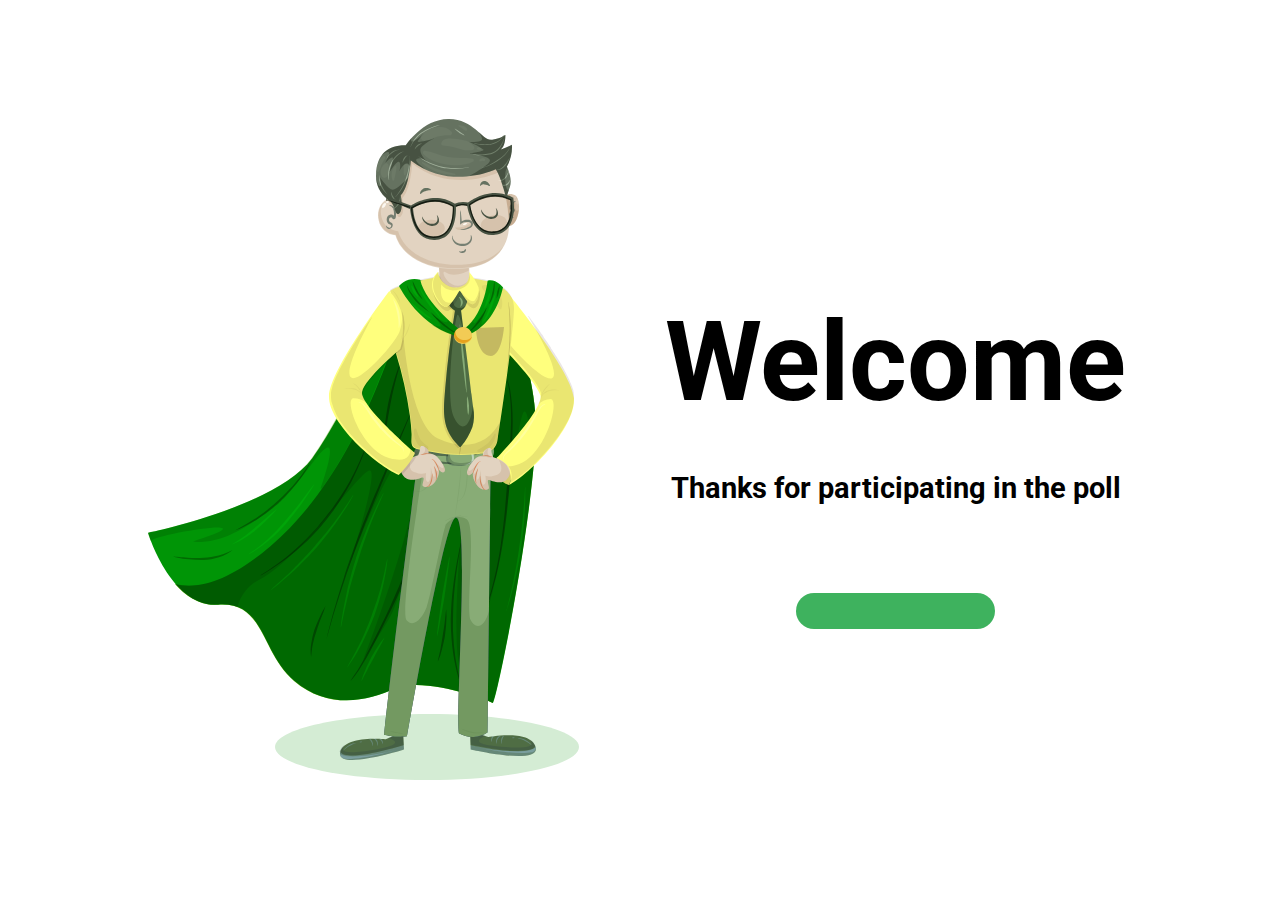
<file: index.html>
<!DOCTYPE html>
<html lang="en">
  <head>
    <meta charset="UTF-8" />
    <meta name="viewport" content="width=device-width, initial-scale=1.0" />
    <title>Survey Form</title>
    <link rel="stylesheet" href="css/root.css" />
    <link rel="stylesheet" href="css/style.css" />
    <link rel="stylesheet" href="css/responsivo.css" />
  </head>
  <body>
    <main>
    <!------SECTION-HOME------> 
      <section id="section-home" >
        <div class="flex__container ">  
          <picture>
            <source media="(min-width:760px)" srcset="imgs/imgs-desktop/1.svg" />
            <source media="(min-width:760px)" srcset="imgs/imgs-mobile/1.svg" />
            <img src="imgs/imgs-mobile/1.svg" alt="Pesonagem Com Capa" />
          </picture>
          <div class="flex__container-text">
            <h1>Welcome</h1>
            <p>Thanks for participating in the poll</p>
            <a href="pagina-2.html"><button class="button-home padrao-botao">Let's go</button></a>
          </div>
        </div> 
       </section> 
    </main>
  </body>
</html>
</file>
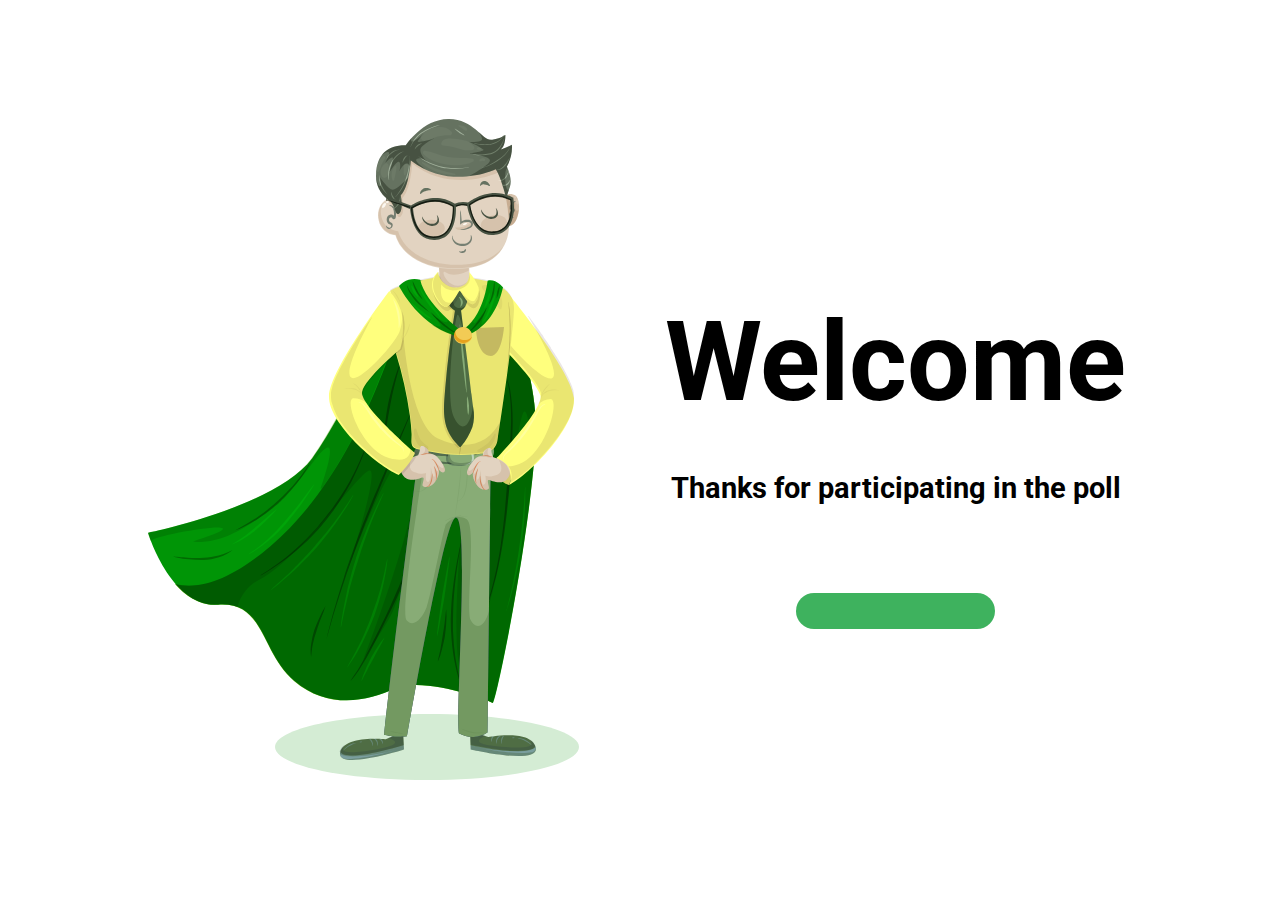
<file: pagina-1.html>
<!DOCTYPE html>
<html lang="en">
  <head>
    <meta charset="UTF-8" />
    <meta name="viewport" content="width=device-width, initial-scale=1.0" />
    <title>Survey Form</title>
    <link rel="stylesheet" href="css/root.css" />
    <link rel="stylesheet" href="css/style.css" />
    <link rel="stylesheet" href="css/responsivo.css" />
  </head>
  <body>
    <main>
      <!------SECTION-HOME------>
      <section id="section-home">
        <div class="flex__container">
          <picture>
            <source media="(min-width:760px)" srcset="imgs/imgs-desktop/1.svg" />
            <source media="(min-width:760px)" srcset="imgs/imgs-mobile/1.svg" />
            <img src="imgs/imgs-mobile/1.svg" alt="Pesonagem Com Capa" />
          </picture>
          <div class="flex__container-text">
            <h1>Welcome</h1>
            <p>Thanks for participating in the poll</p>
            <a href="pagina-2.html"><button class="button-home padrao-botao">Let's go</button></a>
          </div>
        </div>
      </section>
    </main>
    <script src="js/pagina-1.js"></script>
  </body>
</html>
</file>
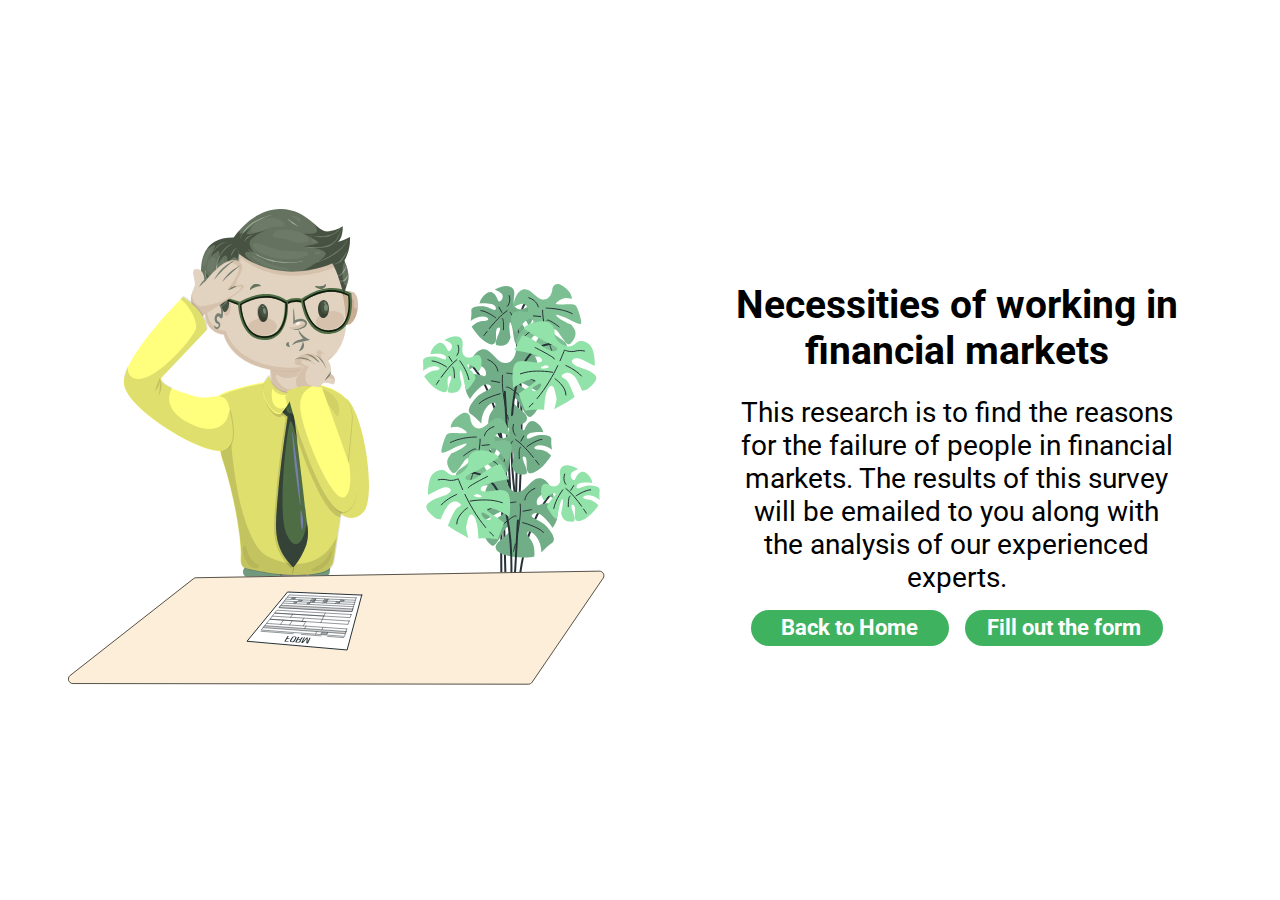
<file: pagina-2.html>
<!DOCTYPE html>
<html lang="en">
  <head>
    <meta charset="UTF-8" />
    <meta name="viewport" content="width=device-width, initial-scale=1.0" />
    <title>Survey Form</title>
    <link rel="stylesheet" href="css/root.css" />
    <link rel="stylesheet" href="css/style.css" />
    <link rel="stylesheet" href="css/responsivo.css" />
  </head>
  <body>
    <main>
      <!------SECTION-INICIO-PESQUISA------>
      <section id="section-inicio-pesquisa">
        <div class="flex__container">
          <picture>
            <source media="(min-width:760px)" srcset="imgs/imgs-desktop/2.svg" />
            <source media="(min-width:760px)" srcset="imgs/imgs-mobile/2.svg" />
            <img src="imgs/imgs-mobile/2.svg" alt="Personagem Pensando" />
          </picture>
          <div class="flex__container-text">
            <h2>
              Necessities of working in <br />
              financial markets
            </h2>
            <p>
              This research is to find the reasons for the failure of people in financial markets.
              The results of this survey will be emailed to you along with the analysis of our
              experienced experts.
            </p>
            <div class="flex__container-botao">
              <a href="pagina-1.html" class="padrao-botao"> Back to Home </a>
              <a href="pagina-3.html" class="padrao-botao"> Fill out the form </a>
            </div>
          </div>
        </div>
      </section>
    </main>
  </body>
</html>
</file>
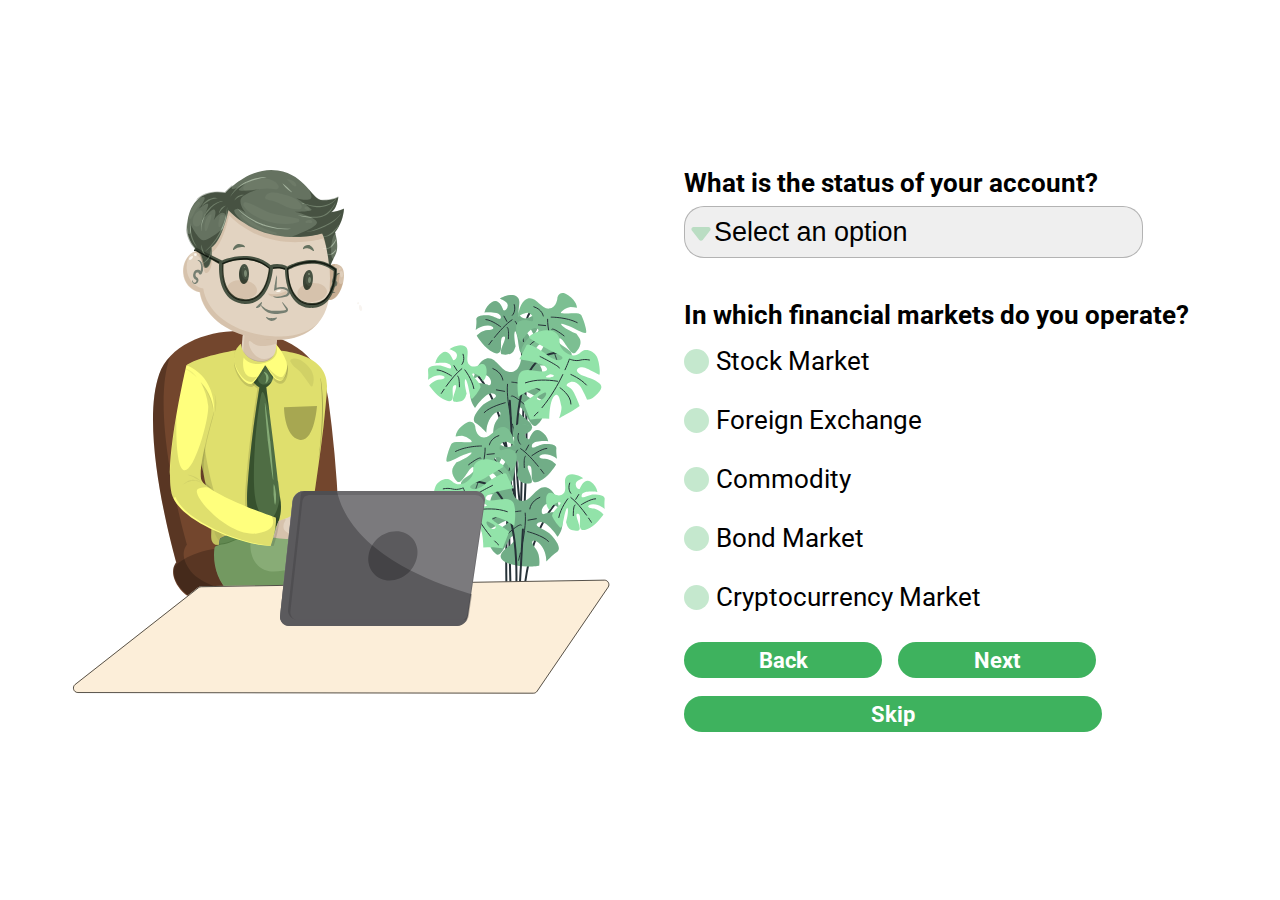
<file: pagina-3.html>
<!DOCTYPE html>
<html lang="en">
  <head>
    <meta charset="UTF-8" />
    <meta name="viewport" content="width=device-width, initial-scale=1.0" />
    <title>Survey Form</title>
    <link rel="stylesheet" href="css/root.css" />
    <link rel="stylesheet" href="css/style.css" />
    <link rel="stylesheet" href="css/responsivo.css" />
  </head>
  <body>
    <main>
      <!------SECTION-STATUS-CONTA------>
      <section id="section-status-de-conta">
        <div class="flex__container">
          <picture>
            <source media="(min-width:760px)" srcset="imgs/imgs-desktop/3.svg" />
            <source media="(min-width:760px)" srcset="imgs/imgs-mobile/3.svg" />
            <img src="imgs/imgs-mobile/3.svg" alt="Personagem mexendo no computador" />
          </picture>
          <div class="flex__container-text">
            <form action="#" id="form-section-status">
              <h3>What is the status of your account?</h3>
              <select id="select">
                <option value="">Select an option</option>
                <option value="not-invested-yet">I have not invested yet.</option>
                <option value="no-account">No Account Exists</option>
                <option value="account-unavailable">Account Information Unavailable</option>
                <option value="account-status-na">Account Status: N/A</option>
              </select>

              <h3>In which financial markets do you operate?</h3>
              <div class="container__inputs">
                <label for="stock-market">
                  <input type="radio" name="market" id="stock-market" />
                  Stock Market
                </label>
                <label for="foreign-exchange">
                  <input type="radio" name="market" id="foreign-exchange" />
                  Foreign Exchange
                </label>
                <label for="commodity">
                  <input type="radio" name="market" id="commodity" />
                  Commodity
                </label>
                <label for="bond-market">
                  <input type="radio" name="market" id="bond-market" />
                  Bond Market
                </label>
                <label for="cryptocurrency-market">
                  <input type="radio" name="market" id="cryptocurrency-market" />
                  Cryptocurrency Market
                </label>
              </div>
            </form>
            <div class="flex__container-botao">
              <a href="pagina-2.html" class="padrao-botao"> Back </a>
              <a id="botao-next" class="padrao-botao"> Next </a>

              <a href="pagina-4.html" class="padrao-botao padrao-botao-maior"> Skip </a>
            </div>
          </div>
        </div>
      </section>
    </main>
    <script src="js/pagina-3.js"></script>
  </body>
</html>
</file>
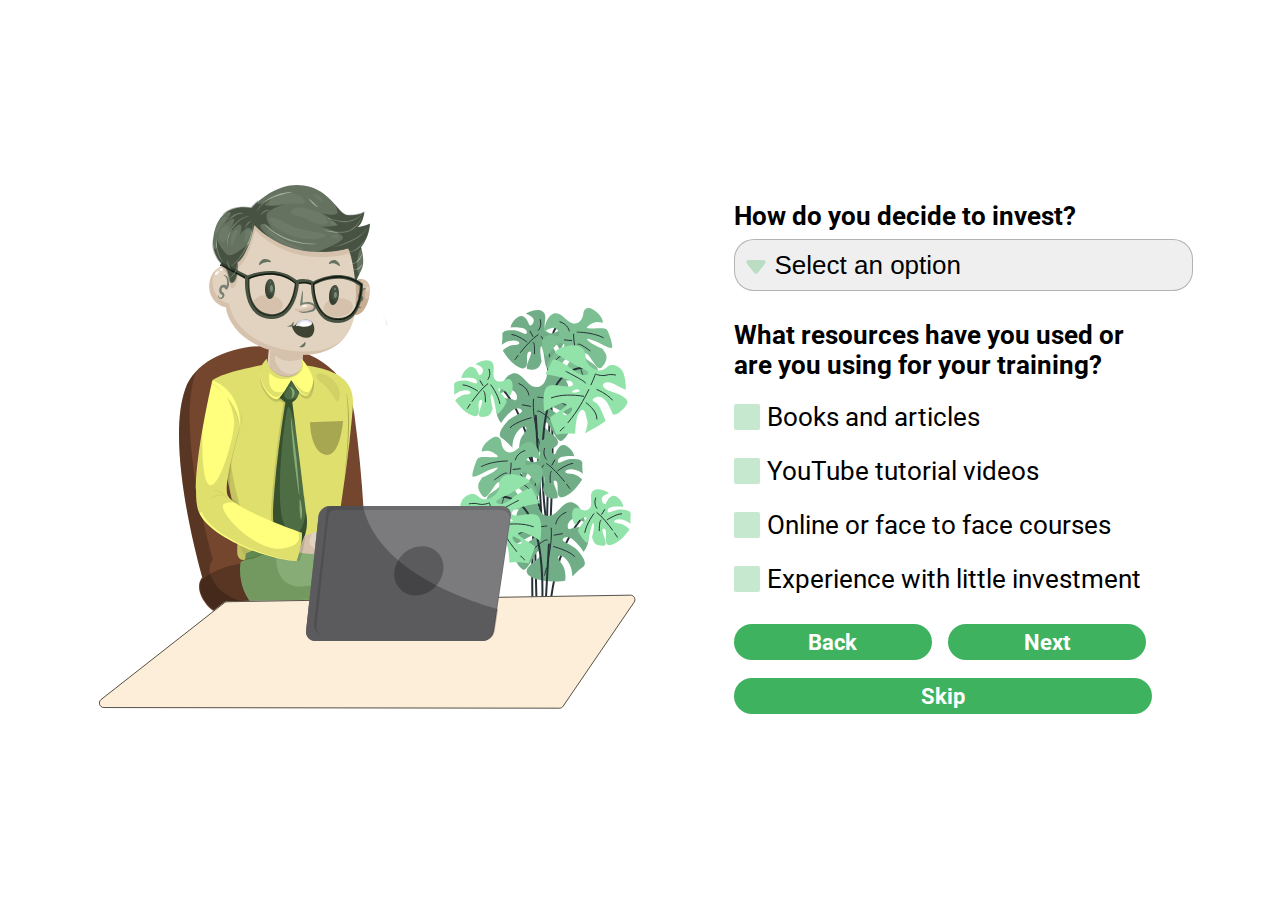
<file: pagina-4.html>
<!DOCTYPE html>
<html lang="en">
  <head>
    <meta charset="UTF-8" />
    <meta name="viewport" content="width=device-width, initial-scale=1.0" />
    <title>Survey Form</title>
    <link rel="stylesheet" href="css/root.css" />
    <link rel="stylesheet" href="css/style.css" />
    <link rel="stylesheet" href="css/responsivo.css" />
  </head>
  <body>
    <!------SECTION-INVESTIMENTO------>
    <section id="section-investimento">
      <div class="flex__container">
        <div class="img-investimento">
          <picture>
            <source media="(min-width:760px)" srcset="imgs/imgs-desktop/4.svg" />
            <source media="(min-width:760px)" srcset="imgs/imgs-mobile/4.svg" />
            <img src="imgs/imgs-mobile/4.svg" alt="Personagem mexendo no computador" />
          </picture>
        </div>

        <div class="flex__container-text">
          <form action="#">
            <h3>How do you decide to invest?</h3>
            <select name="#" id="select">
              <option value="">Select an option</option>
              <option value="financial-goals">Financial Goals</option>
              <option value="Increase-income">Increase income</option>
              <option value="financial-foundation">Have a financial foundation</option>
              <option value="market-research">Market Research</option>
            </select>

            <h3>What resources have you used or <br />are you using for your training?</h3>
            <div class="container-inputs">
              <label for="books-articles">
                <input type="checkbox" name="books-articles" id="books-articles" />
                Books and articles
              </label>
              <label for="tutorial-videos">
                <input type="checkbox" name="tutorial-videos" id="tutorial-videos" />
                YouTube tutorial videos
              </label>
              <label for="face-courses">
                <input type="checkbox" name="face-courses" id="face-courses" />
                Online or face to face courses
              </label>
              <label for="experience">
                <input type="checkbox" name="experience" id="experience" />
                Experience with little investment
              </label>
            </div>
          </form>

          <div class="flex__container-botao">
            <a href="pagina-3.html" class="padrao-botao">Back</a>
            <a id="botao-next" class="padrao-botao">Next</a>
            <a href="pagina-5.html" class="padrao-botao padrao-botao-maior">Skip</a>
          </div>
        </div>
      </div>
    </section>
    <script src="./js/pagina-4.js"></script>
  </body>
</html>
</file>
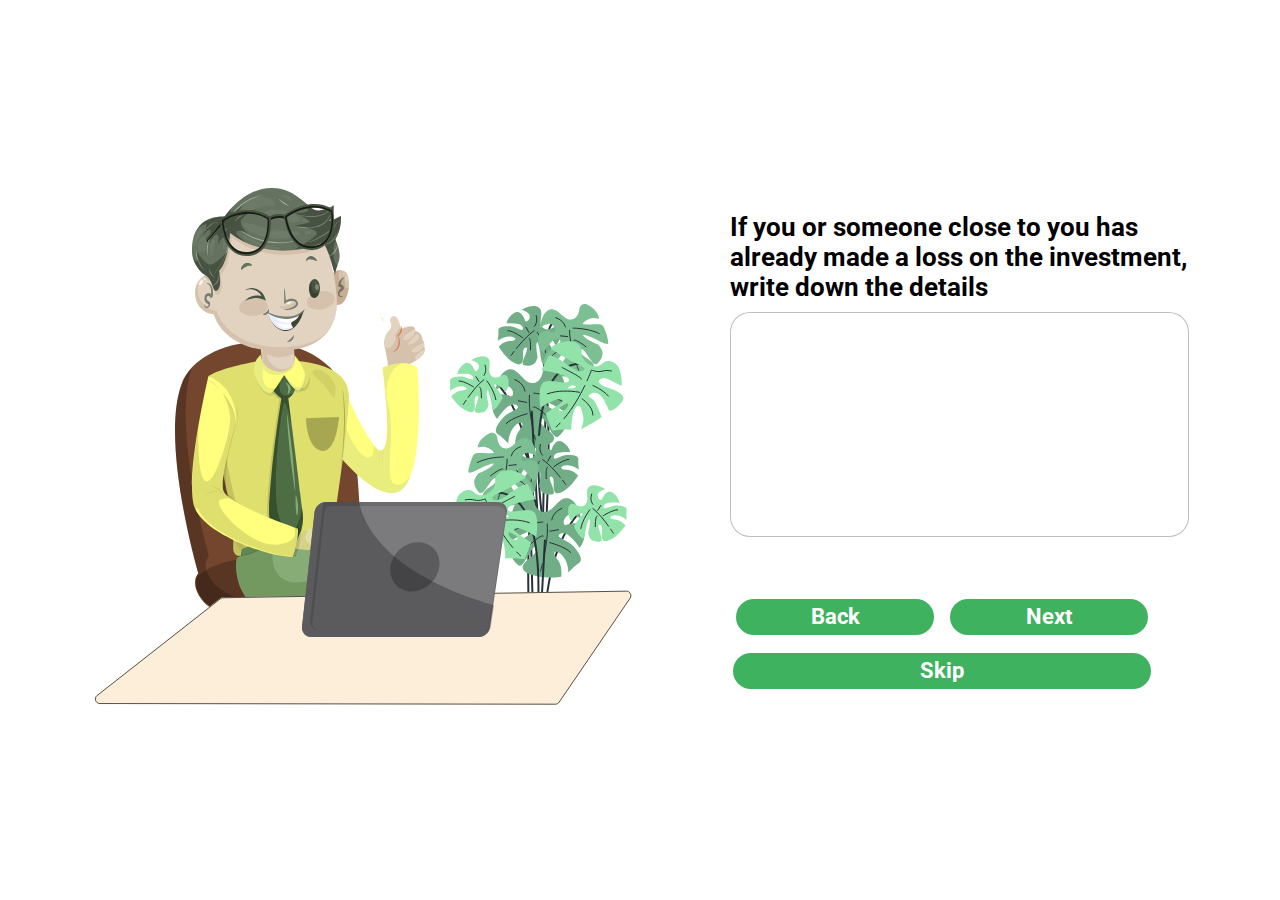
<file: pagina-5.html>
<!DOCTYPE html>
<html lang="en">
  <head>
    <meta charset="UTF-8" />
    <meta name="viewport" content="width=device-width, initial-scale=1.0" />
    <title>Survey Form</title>
    <link rel="stylesheet" href="css/root.css" />
    <link rel="stylesheet" href="css/style.css" />
    <link rel="stylesheet" href="css/responsivo.css" />
  </head>
  <body>
    <main>
      <!------SECTION-AREA-TEXTO------>
      <section id="section-area-texto">
        <div class="flex__container">
          <picture>
            <source media="(min-width:760px)" srcset="imgs/imgs-desktop/5.svg" />
            <source media="(min-width:760px)" srcset="imgs/imgs-mobile/5.svg" />
            <img src="imgs/imgs-mobile/5.svg" alt="Personagem mexendo no computador" />
          </picture>
          <div class="flex__container-text">
            <p>
              If you or someone close to you has already made a loss on the investment, write down
              the details
            </p>
            <textarea name="textarea" id="text-area" maxlength="130"></textarea>
            <div class="flex__container-botao">
              <a href="pagina-4.html" class="padrao-botao">Back</a>
              <a id="botao-next" class="padrao-botao">Next</a>
              <a href="pagina-6.html" class="padrao-botao padrao-botao-maior">Skip</a>
            </div>
          </div>
        </div>
      </section>
    </main>
    <script src="./js/pagina-5.js"></script>
  </body>
</html>
</file>
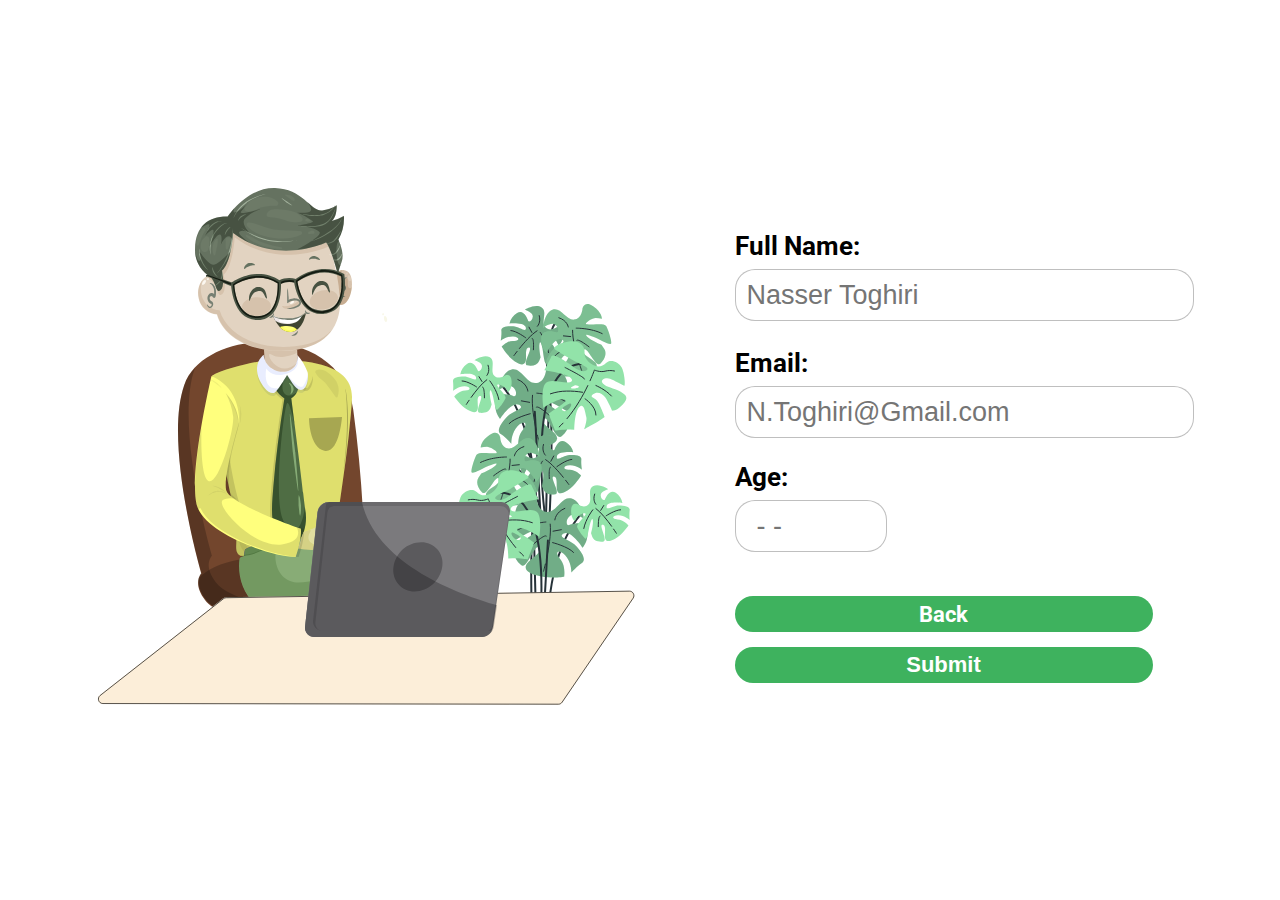
<file: pagina-6.html>
<!DOCTYPE html>
<html lang="en">
  <head>
    <meta charset="UTF-8" />
    <meta name="viewport" content="width=device-width, initial-scale=1.0" />
    <link rel="stylesheet" href="css/root.css" />
    <link rel="stylesheet" href="css/style.css" />
    <link rel="stylesheet" href="css/responsivo.css" />
    <title>Survey Form</title>
  </head>
  <body>
    <!------SECTION-HOME------>
    <section id="section-form">
      <div class="flex__container">
        <picture>
          <source media="(min-width:760px)" srcset="imgs/imgs-desktop/6.svg" />
          <source media="(min-width:760px)" srcset="imgs/imgs-mobile/5.svg" />
          <img src="imgs/imgs-mobile/6.svg" alt="Personagem mexendo no computador" />
        </picture>
        <div class="flex__container-text">
          <form id="formulario" action="#" onsubmit="event.preventDefault();trocarPagina();">
            <p>
              <label for="name">Full Name:</label>
              <input type="text" id="nome" placeholder="Nasser Toghiri" required />
            </p>
            <p>
              <label for="email">Email:</label>
              <input type="email" id="email" placeholder="N.Toghiri@Gmail.com" required />
            </p>

            <p>
              <label for="idade">Age:</label>
              <input type="number" id="idade" placeholder="- -" required />
            </p>
            <div class="flex__container-botao">
              <a href="pagina-5.html" class="padrao-botao">Back</a>

              <button id="botao-submit" type="submit" class="padrao-botao">Submit</button>
            </div>
          </form>
        </div>
      </div>
    </section>
    <script src="js/pagina-6.js"></script>
  </body>
</html>
</file>
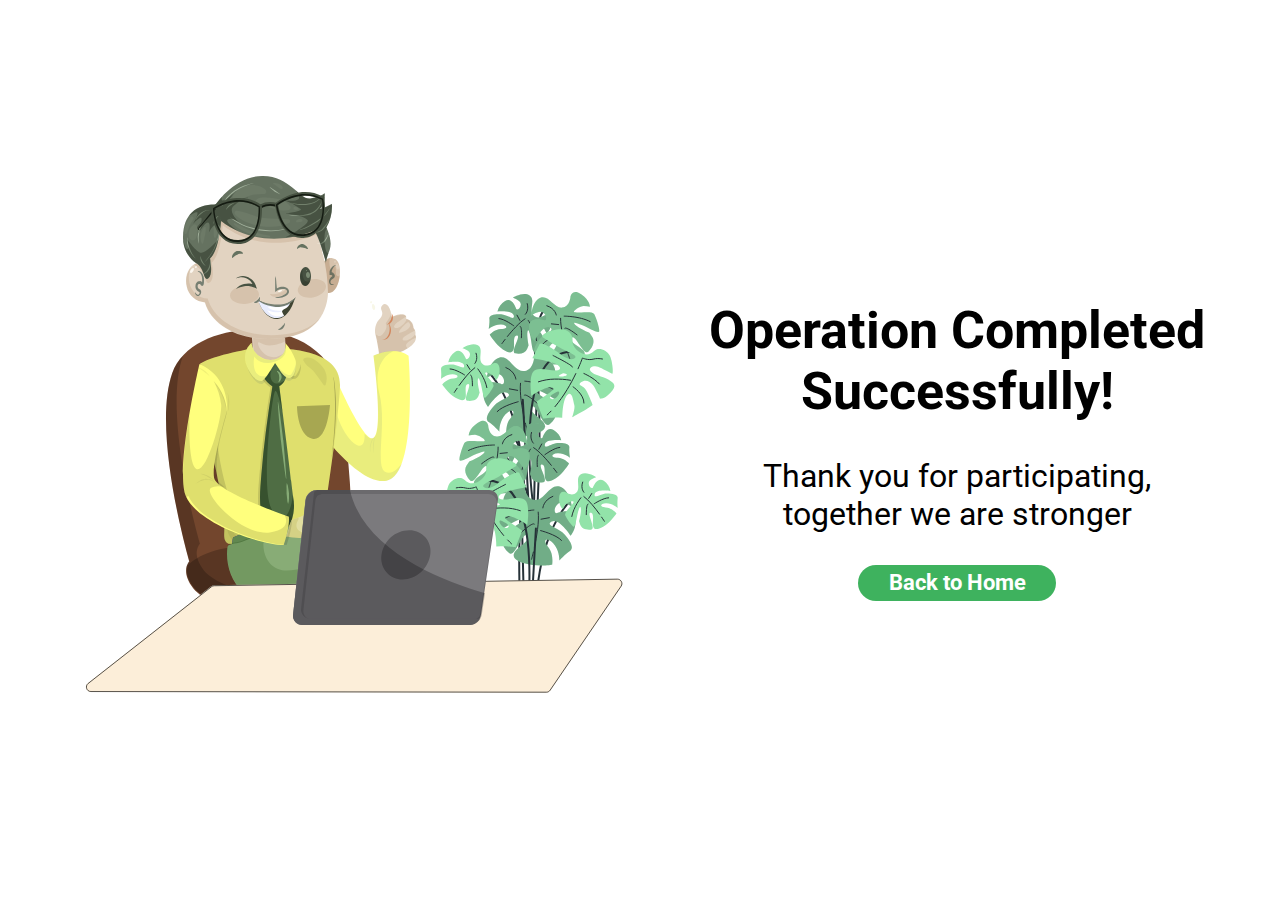
<file: pagina-7.html>
<!DOCTYPE html>
<html lang="en">
  <head>
    <meta charset="UTF-8" />
    <meta name="viewport" content="width=device-width, initial-scale=1.0" />
    <title>Survey Form</title>
    <link rel="stylesheet" href="css/root.css" />
    <link rel="stylesheet" href="css/style.css" />
    <link rel="stylesheet" href="css/responsivo.css" />
  </head>
  <body>
    <main>
      <section id="section-sucesso">
        <div class="flex__container">
          <picture>
            <source media="(min-width:760px)" srcset="imgs/imgs-desktop/5.svg" />
            <source media="(min-width:760px)" srcset="imgs/imgs-mobile/5.svg" />
            <img src="imgs/imgs-mobile/5.svg" alt="Pesonagem Com Capa" />
          </picture>
          <div class="flex__container-text">
            <h1>Operation Completed <br />Successfully!</h1>
            <p>Thank you for participating, <br />together we are stronger</p>
            <div class="flex__container-botao">
              <a class="padrao-botao" href="pagina-1.html">Back to Home</a>
            </div>
          </div>
        </div>
      </section>
    </main>
  </body>
</html>
</file>
<file: css/root.css>
:root {
  --cor-botao: #3EB25E;
  --cor-input-checked: #3EB25E;
}
</file>
<file: css/style.css>
/* ----GERAL---- */
@import url('https://fonts.googleapis.com/css2?family=Roboto:wght@400;500;700;900&display=swap');
* {
  box-sizing: border-box;
  padding: 0;
  margin: 0;
  list-style: none;
  border: 0;
}

html {
  /* 1rem vai equivaler a 10px */
  font-size: 62.5%;
}
body {
  font-family: 'Roboto', sans-serif;
}
main {
  max-width: 128rem;
}
section {
  width: 100%;
}
a {
  text-decoration: none;
}
img {
  width: 100%;
}

/*----CLASSES-REUTILIZAVEIS----*/
.flex__container {
  display: flex;
  align-items: center;
  justify-content: center;
  flex-direction: column;
  height: 100vh;
}
.flex__container-text {
  display: flex;
  justify-content: center;
  align-items: center;
  flex-direction: column;
}

.flex__container-botao {
  display: flex;
  flex-wrap: wrap;
  justify-content: center;
  align-items: center;
  gap: 1.8rem 1.6rem;
}

.padrao-botao {
  display: flex;
  align-items: center;
  justify-content: center;
  width: 14.2rem;
  height: 2.6rem;
  border-radius: 3.5rem;
  color: #fff;
  background-color: var(--cor-botao);
  font-size: 1.6rem;
  font-weight: 700;
  border: none;
  cursor: pointer;
}
.padrao-botao-maior {
  width: 30.2rem;
}

/* ----SECTION-HOME---- */

#section-home picture {
  padding-right: 5.9rem;
}

#section-home h1 {
  text-align: center;
  font-size: 5.3rem;
  padding: 2.5rem 0 0 0;
  font-weight: 700;
}

#section-home p {
  text-align: center;
  padding: 2.5rem 4.9rem 2.2rem 4.9rem;
  font-size: 2.4rem;
  font-weight: 700;
}

#section-home .padrao-botao {
  font-size: 2.2rem;
  margin: 2.2rem auto auto auto;
  width: 19.9rem;
  height: 3.6rem;
}

/* ----SECTION-INICIO-PESQUISA---- */

#section-inicio-pesquisa picture {
  min-width: 40.3rem;
}

#section-inicio-pesquisa h2 {
  padding: 2.788rem 0 2.2rem;
  text-align: center;
  font-size: 3rem;
  font-weight: 700;
}
#section-inicio-pesquisa p {
  width: 33.3rem;
  font-size: 1.8rem;
  font-weight: 400;
  text-align: center;
}

#section-inicio-pesquisa .flex__container-botao {
  padding-top: 1.6rem;
}

/*----SECTION-STATUS-DE-CONTA----*/

#section-status-de-conta picture {
  min-width: 36rem;
  padding-bottom: 2.96rem;
}
#section-status-de-conta h3 {
  font-size: 1.6rem;
  font-weight: 700;
}

#section-status-de-conta h3:nth-child(3) {
  padding-bottom: 0.2rem;
}

#section-status-de-conta select {
  width: 27.8rem;
  height: 3.3rem;
  margin: 0.3rem 0 1.1rem 0;
  padding: 0.5rem 2rem 0.5rem 2.9rem;
  border-radius: 2rem;
  border: 1px solid rgba(0, 0, 0, 0.25);
  background-image: url('../imgs/icons/select-flecha.svg');
  background-repeat: no-repeat;
  background-size: 1.4rem 0.9rem;
  background-position: 1.1rem 1.3rem;
  font-size: 1.6rem;
  appearance: none;
}

#section-status-de-conta select:focus {
  background-image: url('../imgs/icons/select-flecha-selecionada.svg');
}

#section-status-de-conta select::placeholder {
  width: 22.9rem;
  height: 2.3rem;
}

#section-status-de-conta label {
  display: flex;
  align-items: center;
  gap: 0 0.7rem;
  font-size: 1.6rem;
  font-weight: 400;
  line-height: 2.1rem;
}

#section-status-de-conta label input {
  width: 1.5rem;
  height: 1.5rem;
  background-color: rgba(62, 178, 94, 0.3);
  border-radius: 2.5rem;
  appearance: none;
}
#section-status-de-conta label input:checked {
  background-color: var(--cor-input-checked);
}

#section-status-de-conta .flex__container-botao {
  padding-top: 2.5rem;
}

/*----SECTION-INVESTIMENTO----*/

#section-investimento .flex__container-botao {
  padding-top: 2.1rem;
}

#section-investimento h3 {
  font-size: 1.6rem;
  font-weight: 700;
}

#section-investimento h3:nth-child(1) {
  padding-top: 1.585rem;
}

#section-investimento h3:nth-child(3) {
  padding-bottom: 0.9rem;
}

#section-investimento select {
  width: 27.8rem;
  height: 3.3rem;
  background-repeat: no-repeat;
  background-size: 1.4rem 1.4rem;
  background-position: 1rem;
  border-radius: 2rem;
  border: 1px solid rgba(0, 0, 0, 0.25);
  font-size: 1.6rem;
  padding: 0.5rem 2rem 0.5rem 2.9rem;
  margin: 0.4rem 0 1rem 0;
  appearance: none;
  background-image: url('../imgs/icons/select-flecha.svg');
}

#section-investimento select:focus {
  background-image: url('../imgs/icons/select-flecha-selecionada.svg');
}
#section-investimento label {
  display: flex;
  align-items: center;
  gap: 0 0.7rem;
  font-size: 1.6rem;
  font-weight: 400;
  line-height: 2.1rem;
}

#section-investimento label input {
  width: 1.5rem;
  height: 1.5rem;
  border-radius: 0.2rem;
  background-color: rgba(62, 178, 94, 0.3);
  appearance: none;
}

#section-investimento label input:checked {
  background-color: var(--cor-input-checked);
}

/*----SECTION-AREA-TEXTO----*/
#section-area-texto textarea {
  width: 27.8rem;
  height: 13.1rem;
  margin: 1rem 0 2.3rem 0;
  border-radius: 2rem;
  border: 1px solid rgba(0, 0, 0, 0.25);
  resize: none;
}

#section-area-texto p {
  width: 26.1rem;
  font-size: 1.6rem;
  font-weight: 700;
}
/*----SECTION-FORMULARIO----*/
#section-form form {
  display: flex;
  flex-direction: column;
  margin-top: 1.4rem;
}
#section-form label {
  display: flex;
  padding-bottom: 0.4rem;
  font-size: 1.6rem;
  font-weight: 700;
}

#section-form input {
  width: 27.8rem;
  height: 3.3rem;
  padding: 0.6rem 1.1rem;
  border-radius: 2rem;
  border: 1px solid rgba(0, 0, 0, 0.25);
  font-size: 1.6rem;
}

#section-form input[type='text'] {
  margin-bottom: 1.4rem;
}
#section-form input[type='email'] {
  margin-bottom: 1rem;
}
#section-form input[type='number'] {
  margin-bottom: 3.4rem;
}

#section-form input[type='text']::placeholder {
  width: 18.1rem;
  height: 2.2rem;
  font-weight: 400;
}
#section-form input[type='email']::placeholder {
  width: 19.9rem;
  height: 2.1rem;
}

#section-form input[type='number'] {
  width: 11.1rem;
}

#section-form input[type='number']::placeholder {
  width: 8.1rem;
  height: 2.1rem;
}
#section-form .flex__container-botao {
  flex-direction: column;
  align-items: flex-start;
  gap: 1.5rem 0;
}
#section-form .padrao-botao {
  width: 30.2rem;
  height: 2.6rem;
  font-size: 1.6rem;
}
/* ----SECTION-SUCESSO---- */
#section-sucesso picture {
  padding-bottom: 2.5rem;
}
#section-sucesso h1 {
  font-size: 2.3rem;
  text-align: center;
}
#section-sucesso p {
  text-align: center;
  font-size: 1.8rem;
  padding: 2.5rem 0 2.2rem;
}
#section-sucesso .padrao-botao {
  font-size: 1.8rem;
}
</file>
<file: css/responsivo.css>
@media (min-width: 768px) {
  /* Largura para TABLETS  */
  .flex__container-botao {
    width: 30.2rem;
  }
  picture {
    width: 38rem;
  }
}

@media (min-width: 1024px) {
  /* Largura para DESKTOPS */
  /* GERAL */
  body {
    display: flex;
    justify-content: center;
    align-items: center;
  }

  picture {
    width: initial;
  }
  /*---CLASSES-REUTILIZAVEIS----*/
  .flex__container {
    flex-direction: row;
  }

  .flex__container-botao {
    display: flex;
    flex-wrap: wrap;
    justify-content: center;
    align-items: center;
    gap: 1.8rem 1.6rem;
    width: 42.4rem;
  }

  .padrao-botao {
    width: 19.8rem;
    height: 3.6rem;
    font-size: 2.2rem;
    transition: 0.2s ease-in-out;
  }
  .padrao-botao:hover {
    color: #000000;
    background-color: #ffff7d;
    transition: 0.2s ease-in-out;
  }
  .padrao-botao-maior {
    width: 41.8rem;
  }
  /* ----HOME---- */
  #section-home .flex__container {
    gap: 0 8rem;
  }

  #section-home .flex__container-text {
    width: 47.3rem;
  }

  #section-home picture {
    padding: 0;
  }

  #section-home h1 {
    font-size: 11.1rem;
  }
  #section-home p {
    padding: 4.4rem 0 6.6rem 0;
    white-space: nowrap;
    font-size: 2.9rem;
  }

  /* Hover no BOTAO do HOME para DESKTOPS */
  #section-home .padrao-botao {
    color: var(--cor-botao);
  }
  #section-home .padrao-botao:hover {
    color: #000;
  }

  /* ----SECTION-INICIO-PESQUISA---- */
  #section-inicio-pesquisa {
    display: flex;
    align-items: center;
  }
  #section-inicio-pesquisa .flex__container-text {
    width: 53.4rem;
    margin-left: 7.9rem;
  }

  #section-inicio-pesquisa .flex__container-text h2 {
    font-size: 3.9rem;
  }

  #section-inicio-pesquisa .flex__container-text p {
    width: 44.3rem;
    font-size: 2.8rem;
  }
  /* ----SECTION-STATUS-DE-CONTA----- */
  #section-status-de-conta {
    display: flex;
    justify-content: flex-end;
    align-items: center;
  }

  #section-status-de-conta .flex__container {
    gap: 0 6.8rem;
  }

  #section-status-de-conta .flex__container-text {
    width: 53.4rem;
    align-items: initial;
  }
  #section-status-de-conta .flex__container-botao {
    /*Input[radio] tem 17px de padding-bottom a diferença seria de 32 
    32 - 17 == 15 */
    padding-top: 1.5rem;
    justify-content: initial;
  }

  #section-status-de-conta h3 {
    font-size: 2.6rem;
  }
  #section-status-de-conta select {
    width: 45.9rem;
    height: 5.2rem;
    margin: 0.8rem 0 4.2rem 0;
    background-size: 2.2rem 1.4rem;
    background-position: 0.5rem 2rem;
    font-size: 2.7rem;
  }

  #section-status-de-conta label {
    padding: 1.7rem 1.1rem 1.7rem 0;
    font-size: 2.6rem;
  }

  #section-status-de-conta label input {
    width: 2.5rem;
    height: 2.5rem;
  }

  /* ----SECTION-INVESTIMENTO----- */
  #section-investimento .flex__container {
    gap: 0 9.2rem;
  }
  #section-investimento .flex__container-text {
    align-items: initial;
  }

  #section-investimento .flex__container-botao {
    /*Input[CHECK] tem 13px de padding-bottom a diferença seria de 32 
    32 - 13 == 19 */
    justify-content: flex-start;
    width: 42.4rem;
    padding-top: 1.9rem;
  }

  #section-investimento h3 {
    font-size: 2.6rem;
    font-weight: 700;
  }

  #section-investimento select {
    width: 45.9rem;
    height: 5.2rem;
    margin: 0.8rem 0 2.9rem 0;
    padding: 0.5rem 2rem 0.5rem 4rem;
    background-repeat: no-repeat;
    background-size: 2.2rem 1.4rem;
    background-position: 1rem 2rem;
    border-radius: 2rem;
    border: 1px solid rgba(0, 0, 0, 0.25);
    font-size: 2.6rem;
  }

  #section-investimento select:focus {
    background-image: url('../imgs/icons/select-flecha-selecionada.svg');
  }

  #section-investimento label {
    display: flex;
    align-items: center;
    padding: 1.5rem 2.4rem 1.3rem 0rem;
    font-size: 2.6rem;
  }
  #section-investimento label input {
    width: 2.6rem;
    height: 2.6rem;
  }

  /* ----SECTION-AREA-TEXTO---- */
  #section-area-texto .flex__container {
    gap: 0 9.2rem;
  }
  #section-area-texto .flex__container-text {
    width: 46.6rem;
    align-items: flex-start;
  }
  #section-area-texto textarea {
    display: block;
    width: 45.9rem;
    height: 22.5rem;
    border-radius: 2rem;
    border: 1px solid rgba(0, 0, 0, 0.25);
    resize: none;
    margin: 1rem 0 6.2rem 0;
  }

  #section-area-texto p {
    width: 46.6rem;
    font-size: 2.6rem;
    font-weight: 700;
  }

  /*----SECTION-FORMULARIO----*/
  #section-form .flex__container {
    gap: 0 9.4rem;
  }
  #section-form .flex__container-text {
    align-items: flex-start;
  }

  #section-form .flex__container-botao {
    align-items: flex-start;
    width: 41.8rem;
  }

  #section-form form {
    display: flex;
    flex-direction: column;
  }
  #section-form label {
    display: flex;
    padding-bottom: 0.8rem;
    font-size: 2.6rem;
    font-weight: 700;
  }

  #section-form input {
    width: 45.9rem;
    height: 5.2rem;
    padding: 0.6rem 1.1rem;
    border-radius: 2rem;
    border: 1px solid rgba(0, 0, 0, 0.25);
    font-size: 2.7rem;
    font-weight: 400;
  }
  #section-form input[type='text'] {
    margin-bottom: 2.7rem;
  }
  #section-form input[type='email'] {
    margin-bottom: 2.4rem;
  }
  #section-form input[type='number'] {
    width: 15.2rem;
    margin-bottom: 4.4rem;
  }

  #section-form input[type='text']::placeholder {
    width: 19rem;
    height: 4rem;
  }

  #section-form input[type='email']::placeholder {
    width: 27.4rem;
    height: 4rem;
  }

  #section-form input[type='number']::placeholder {
    width: 10.8rem;
    height: 4rem;
    padding: 1rem;
  }

  #section-form .padrao-botao {
    width: 41.8rem;
    height: 3.6rem;
    font-size: 2.2rem;
  }

  /* ----SECTION-SUCESSO---- */
  #section-sucesso .flex__container {
    gap: 0 8rem;
  }

  #section-sucesso h1 {
    font-size: 5.2rem;
  }
  #section-sucesso p {
    font-size: 3.2rem;
    padding: 3.5rem 0 3.2rem;
  }
  #section-sucesso .padrao-botao {
    font-size: 2.2rem;
  }
}
</file>
